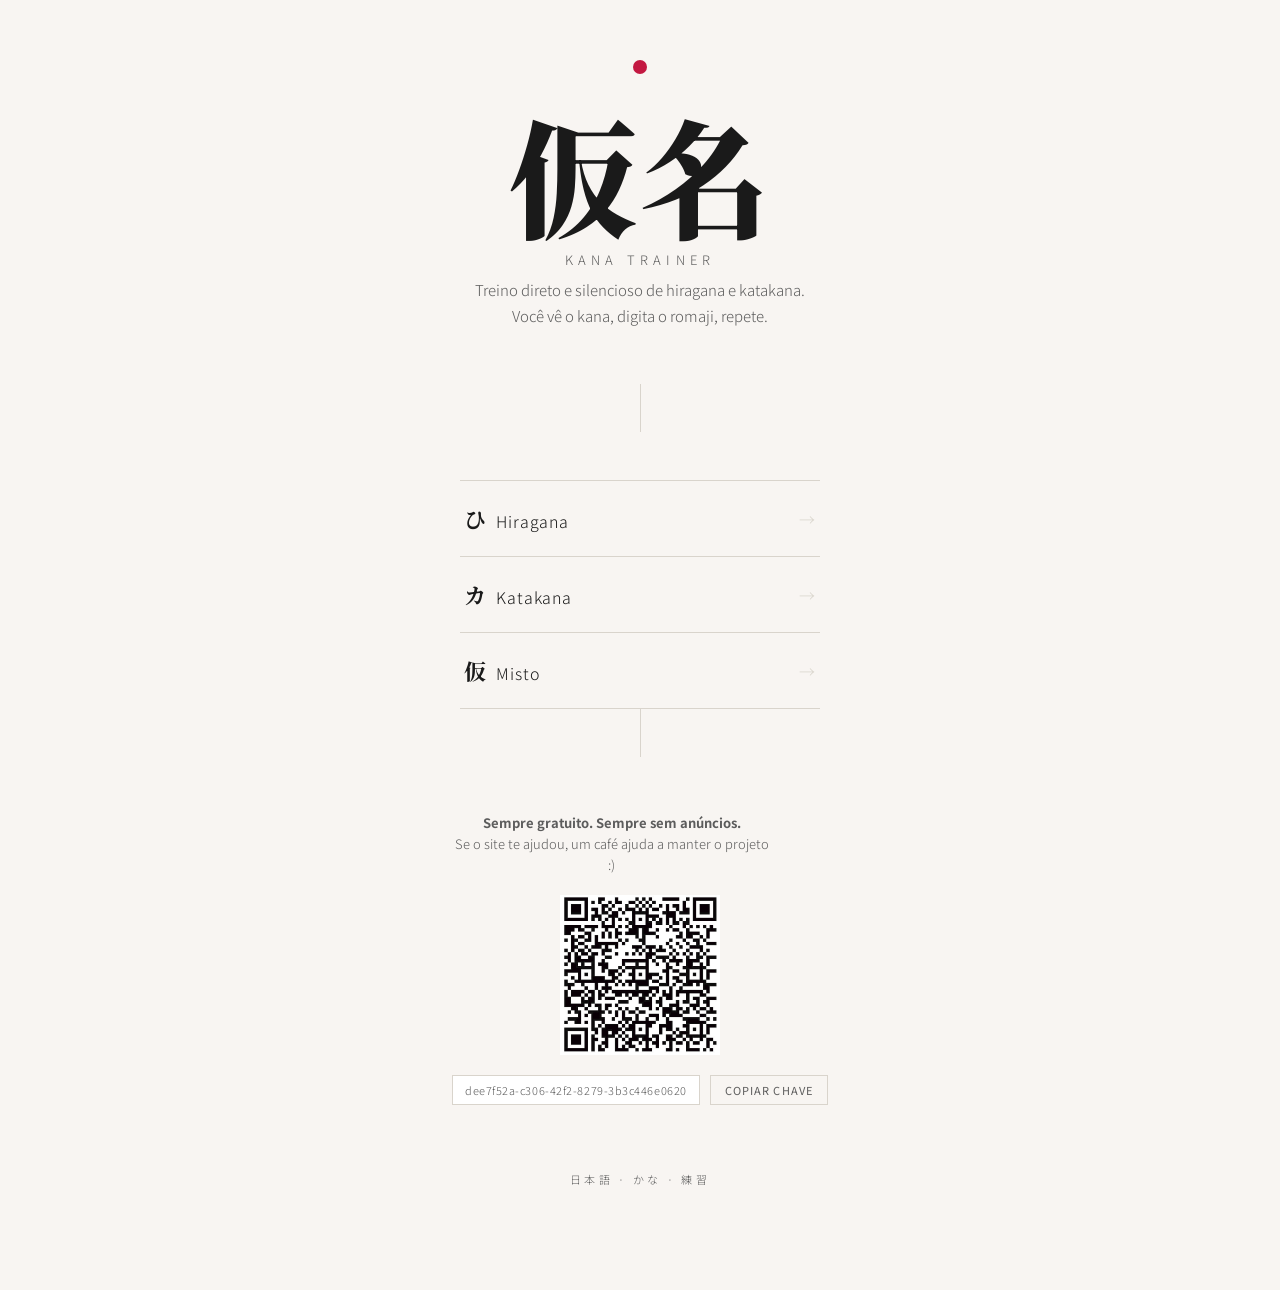
<file: index.html>
<!DOCTYPE html>
<html lang="pt-BR">
<head>
  <meta charset="UTF-8">
  <meta name="viewport" content="width=device-width, initial-scale=1.0">
  <title>仮名 — Kana Trainer</title>
  <meta name="description" content="Treino simples de hiragana e katakana. Aprenda kana digitando.">
  <link rel="stylesheet" href="assets/style.css">
</head>
<body>
  <main class="home">
    <div class="mark" aria-hidden="true"></div>

    <h1 class="brand">仮名</h1>
    <p class="brand-sub">Kana Trainer</p>
    <p class="tagline">
      Treino direto e silencioso de hiragana e katakana.<br>
      Você vê o kana, digita o romaji, repete.
    </p>

    <div class="divider" aria-hidden="true"></div>

    <nav class="menu" aria-label="Modos de treino">
      <a href="hiragana.html">
        <span><span class="jp">ひ</span>&nbsp;&nbsp;Hiragana</span>
        <span class="arrow">→</span>
      </a>
      <a href="katakana.html">
        <span><span class="jp">カ</span>&nbsp;&nbsp;Katakana</span>
        <span class="arrow">→</span>
      </a>
      <a href="misto.html">
        <span><span class="jp">仮</span>&nbsp;&nbsp;Misto</span>
        <span class="arrow">→</span>
      </a>
    </nav>

    <div class="divider" aria-hidden="true"></div>

    <section class="pix-section">
      <p class="pix-label"><strong>Sempre gratuito. Sempre sem anúncios.</strong><br>Se o site te ajudou, um café ajuda a manter o projeto :)</p>
      <img src="assets/pix-qr.png" alt="QR Code Pix" class="pix-qr">
      <div class="pix-key-wrap">
        <span id="pix-key" class="pix-key">dee7f52a-c306-42f2-8279-3b3c446e0620</span>
        <button class="pix-copy" onclick="copyPix()">Copiar chave</button>
      </div>
      <p id="pix-copied" class="pix-copied"></p>
    </section>

    <p class="footer">日本語 · かな · 練習</p>
  </main>

  <script>
    function copyPix() {
      navigator.clipboard.writeText(document.getElementById('pix-key').textContent);
      const el = document.getElementById('pix-copied');
      el.textContent = '正解 — Copiado!';
      setTimeout(() => el.textContent = '', 2000);
    }
  </script>
</body>
</html>
</file>
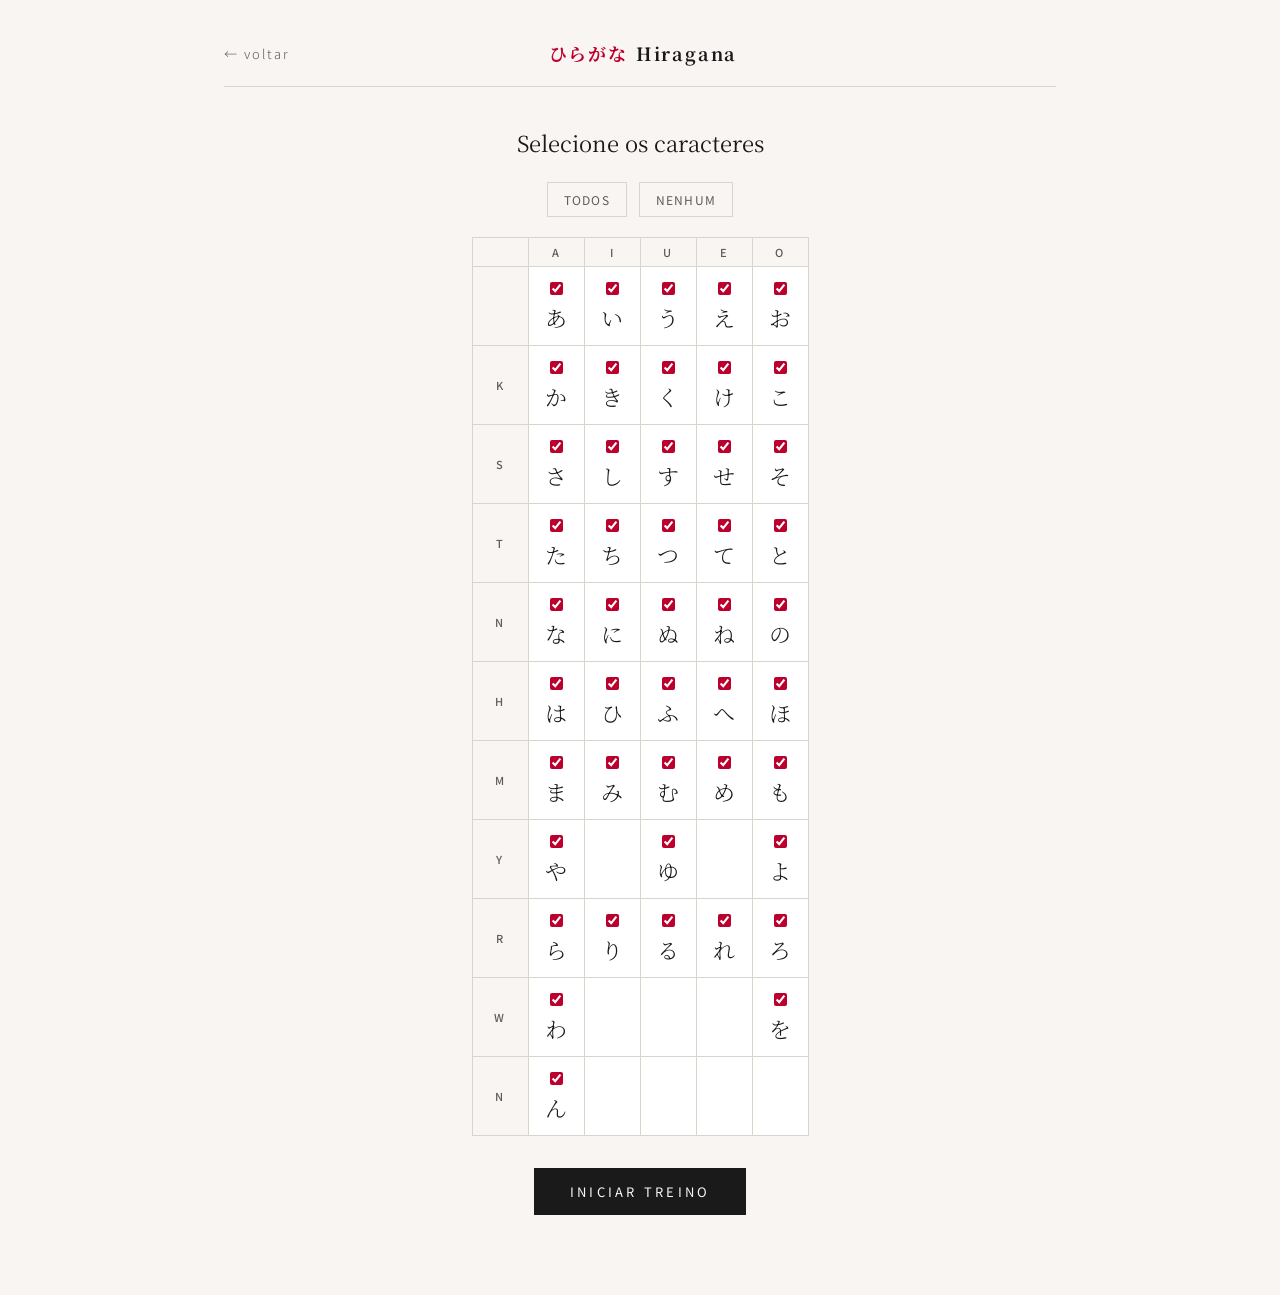
<file: hiragana.html>
<!DOCTYPE html>
<html lang="pt-BR">
<head>
  <meta charset="UTF-8">
  <meta name="viewport" content="width=device-width, initial-scale=1.0">
  <title>Hiragana — Kana Trainer</title>
  <link rel="stylesheet" href="assets/style.css">
</head>
<body>

  <aside id="stats-panel" class="stats-panel" aria-live="polite">
    <div class="stats-label">Erros</div>
    <span id="error-count" class="stats-count">0</span>
    <div id="error-list" class="stats-list"></div>
  </aside>

  <div class="page-wrap">
    <header class="topbar">
      <a href="index.html" class="back">← voltar</a>
      <div class="title"><span class="jp">ひらがな</span>Hiragana</div>
      <span style="width:60px"></span>
    </header>

    <section id="setup">
      <h2>Selecione os caracteres</h2>

      <div class="selection-controls">
        <button class="btn-mini" onclick="toggleAll('table-container', true)">Todos</button>
        <button class="btn-mini" onclick="toggleAll('table-container', false)">Nenhum</button>
      </div>

      <div id="table-container"></div>

      <div class="center">
        <button id="start-btn" class="btn-primary">Iniciar treino</button>
      </div>
    </section>

    <section id="trainer" class="trainer">
      <hr class="hr-thin">
      <div id="kana-display" class="kana-display"></div>
      <input id="answer-input" class="answer-input" placeholder="romaji…" autocomplete="off" autocapitalize="off" spellcheck="false">
      <p id="feedback" class="feedback"></p>
    </section>
  </div>

  <script src="assets/kana.js"></script>
  <script>
    const container = document.getElementById("table-container");
    buildSelectionTable(container, HIRAGANA_TABLE);

    const setupSection = document.getElementById("setup");
    const startBtn = document.getElementById("start-btn");

    createTrainer({
      source: () => [...container.querySelectorAll('input:checked')].map(x => x.value),
      displayEl: document.getElementById("kana-display"),
      inputEl:   document.getElementById("answer-input"),
      feedbackEl: document.getElementById("feedback"),
      statsEl:   document.getElementById("stats-panel"),
      countEl:   document.getElementById("error-count"),
      listEl:    document.getElementById("error-list"),
      startBtn,
      controlsToHide: [setupSection]
    });
  </script>
</body>
</html>
</file>
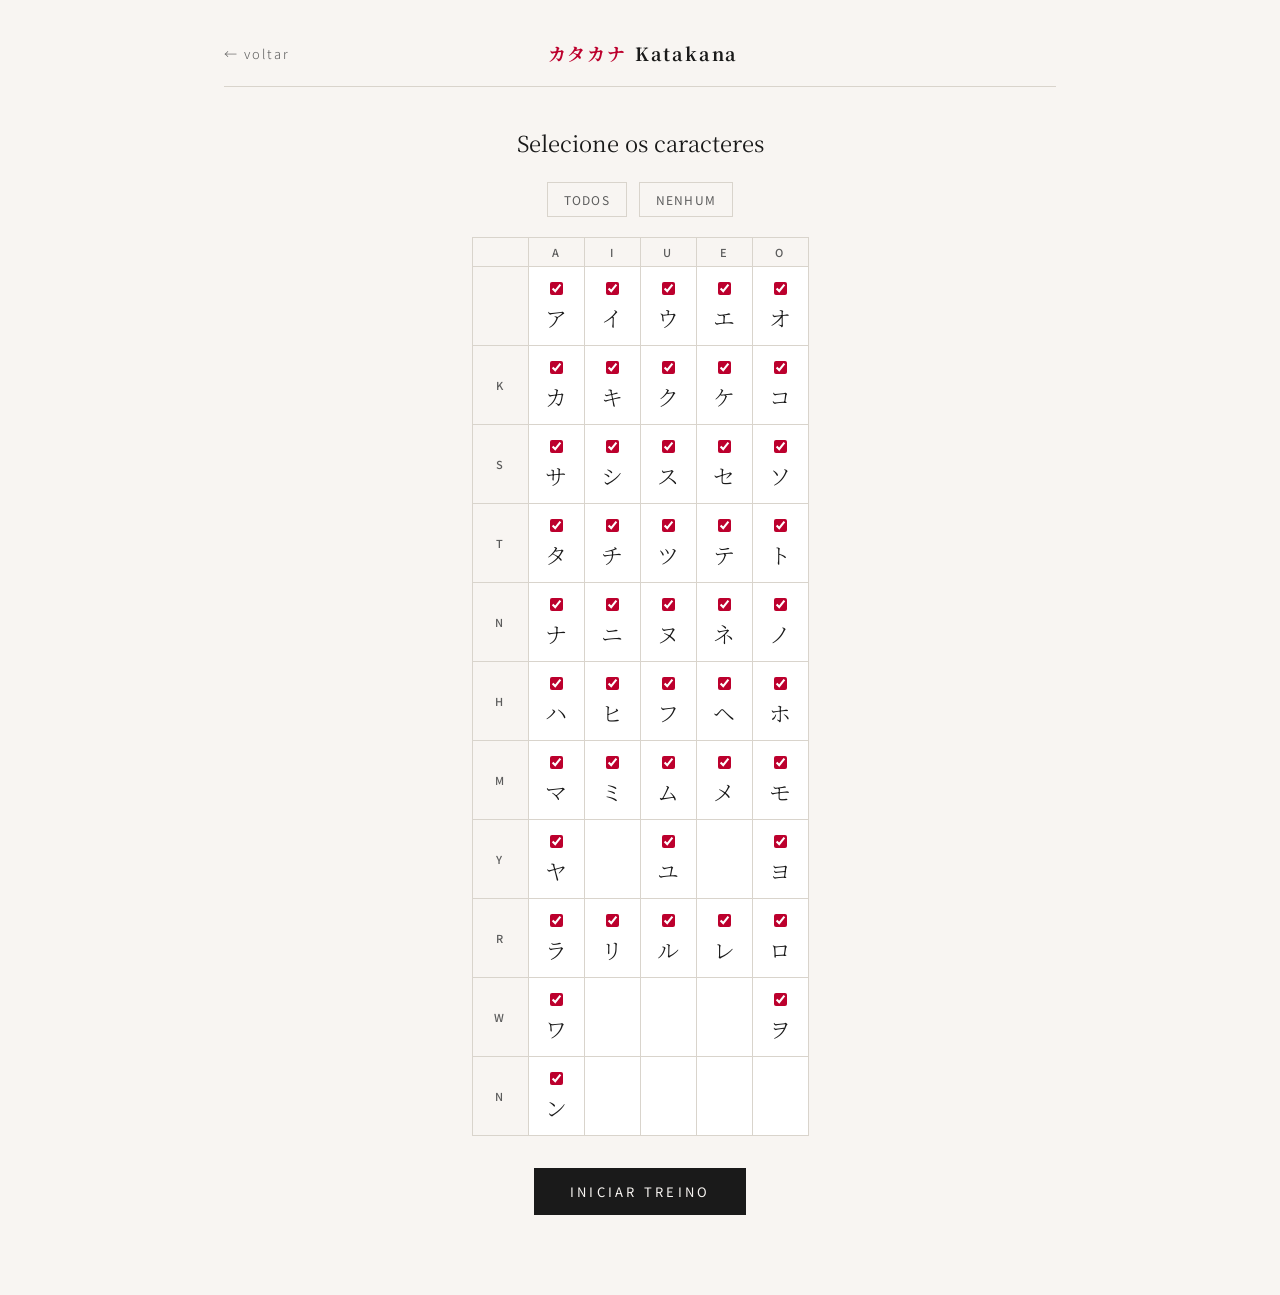
<file: katakana.html>
<!DOCTYPE html>
<html lang="pt-BR">
<head>
  <meta charset="UTF-8">
  <meta name="viewport" content="width=device-width, initial-scale=1.0">
  <title>Katakana — Kana Trainer</title>
  <link rel="stylesheet" href="assets/style.css">
</head>
<body>

  <aside id="stats-panel" class="stats-panel" aria-live="polite">
    <div class="stats-label">Erros</div>
    <span id="error-count" class="stats-count">0</span>
    <div id="error-list" class="stats-list"></div>
  </aside>

  <div class="page-wrap">
    <header class="topbar">
      <a href="index.html" class="back">← voltar</a>
      <div class="title"><span class="jp">カタカナ</span>Katakana</div>
      <span style="width:60px"></span>
    </header>

    <section id="setup">
      <h2>Selecione os caracteres</h2>

      <div class="selection-controls">
        <button class="btn-mini" onclick="toggleAll('table-container', true)">Todos</button>
        <button class="btn-mini" onclick="toggleAll('table-container', false)">Nenhum</button>
      </div>

      <div id="table-container"></div>

      <div class="center">
        <button id="start-btn" class="btn-primary">Iniciar treino</button>
      </div>
    </section>

    <section id="trainer" class="trainer">
      <hr class="hr-thin">
      <div id="kana-display" class="kana-display"></div>
      <input id="answer-input" class="answer-input" placeholder="romaji…" autocomplete="off" autocapitalize="off" spellcheck="false">
      <p id="feedback" class="feedback"></p>
    </section>
  </div>

  <script src="assets/kana.js"></script>
  <script>
    const container = document.getElementById("table-container");
    buildSelectionTable(container, KATAKANA_TABLE);

    const setupSection = document.getElementById("setup");
    const startBtn = document.getElementById("start-btn");

    createTrainer({
      source: () => [...container.querySelectorAll('input:checked')].map(x => x.value),
      displayEl: document.getElementById("kana-display"),
      inputEl:   document.getElementById("answer-input"),
      feedbackEl: document.getElementById("feedback"),
      statsEl:   document.getElementById("stats-panel"),
      countEl:   document.getElementById("error-count"),
      listEl:    document.getElementById("error-list"),
      startBtn,
      controlsToHide: [setupSection]
    });
  </script>
</body>
</html>
</file>
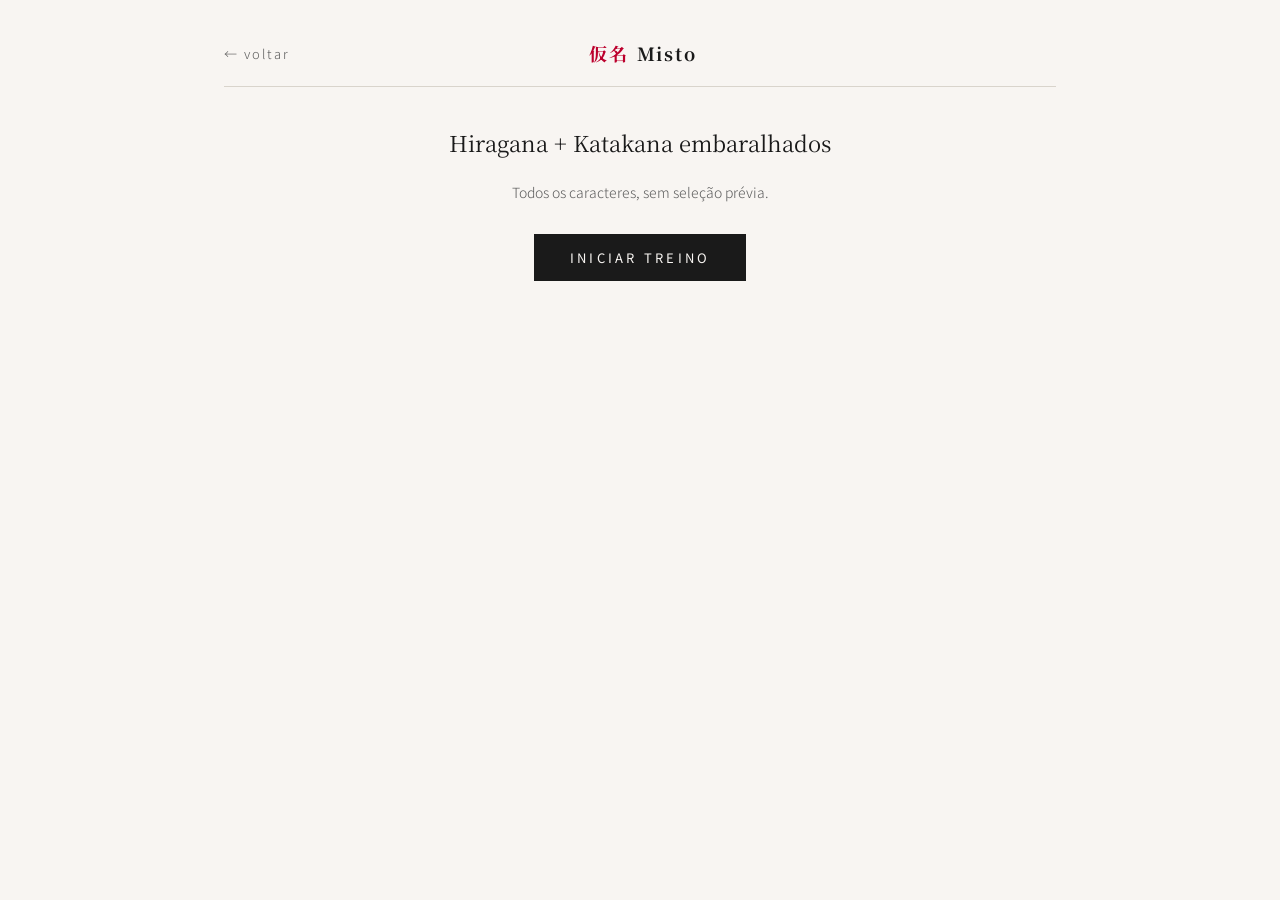
<file: misto.html>
<!DOCTYPE html>
<html lang="pt-BR">
<head>
  <meta charset="UTF-8">
  <meta name="viewport" content="width=device-width, initial-scale=1.0">
  <title>Misto — Kana Trainer</title>
  <link rel="stylesheet" href="assets/style.css">
</head>
<body>

  <aside id="stats-panel" class="stats-panel" aria-live="polite">
    <div class="stats-label">Erros</div>
    <span id="error-count" class="stats-count">0</span>
    <div id="error-list" class="stats-list"></div>
  </aside>

  <div class="page-wrap">
    <header class="topbar">
      <a href="index.html" class="back">← voltar</a>
      <div class="title"><span class="jp">仮名</span>Misto</div>
      <span style="width:60px"></span>
    </header>

    <section id="setup">
      <h2>Hiragana + Katakana embaralhados</h2>
      <p style="text-align:center; color:var(--ink-soft); font-size:14px; margin-bottom:32px;">
        Todos os caracteres, sem seleção prévia.
      </p>
      <div class="center">
        <button id="start-btn" class="btn-primary">Iniciar treino</button>
      </div>
    </section>

    <section id="trainer" class="trainer">
      <hr class="hr-thin">
      <div id="kana-display" class="kana-display"></div>
      <input id="answer-input" class="answer-input" placeholder="romaji…" autocomplete="off" autocapitalize="off" spellcheck="false">
      <p id="feedback" class="feedback"></p>
    </section>
  </div>

  <script src="assets/kana.js"></script>
  <script>
    const setupSection = document.getElementById("setup");
    const startBtn = document.getElementById("start-btn");

    createTrainer({
      source: () => [...ALL_KANA],
      displayEl: document.getElementById("kana-display"),
      inputEl:   document.getElementById("answer-input"),
      feedbackEl: document.getElementById("feedback"),
      statsEl:   document.getElementById("stats-panel"),
      countEl:   document.getElementById("error-count"),
      listEl:    document.getElementById("error-list"),
      startBtn,
      controlsToHide: [setupSection]
    });
  </script>
</body>
</html>
</file>
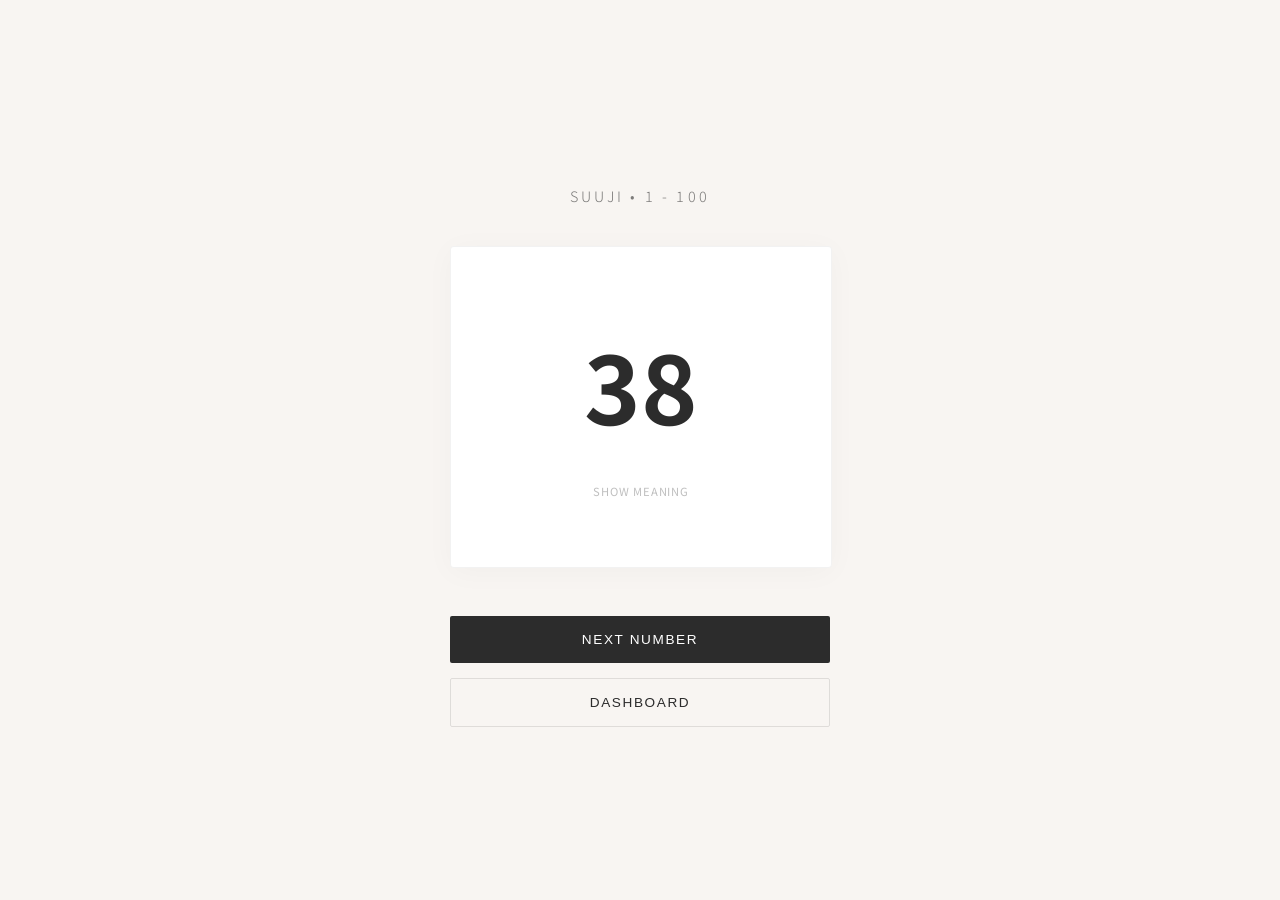
<file: numeros.html>
<!DOCTYPE html>
<html lang="pt-br">
<head>
    <meta charset="UTF-8">
    <meta name="viewport" content="width=device-width, initial-scale=1.0">
    <title>Suuji - Números</title>
    <style>
        @import url('https://fonts.googleapis.com/css2?family=Noto+Sans+JP:wght@300;500;700&family=Noto+Serif+JP:wght@900&display=swap');

        :root {
            --bg: #f8f5f2; /* Off-white papel */
            --ink: #2c2c2c; /* Cinza nanquim */
            --accent: #bc002d; /* Vermelho Hinomaru */
            --card-bg: #ffffff;
        }

        body {
            background-color: var(--bg);
            color: var(--ink);
            display: flex;
            justify-content: center;
            align-items: center;
            min-height: 100vh;
            margin: 0;
            font-family: 'Noto Sans JP', sans-serif;
            -webkit-font-smoothing: antialiased;
        }

        .container { 
            text-align: center; 
            width: 100%; 
            max-width: 380px; 
            padding: 20px;
        }

        h2 { 
            font-weight: 300; 
            letter-spacing: 0.2rem; 
            text-transform: uppercase; 
            font-size: 0.9rem;
            margin-bottom: 40px;
            color: var(--ink);
            opacity: 0.6;
        }

        /* O Flashcard */
        .flashcard-wrapper {
            perspective: 1200px;
            width: 100%;
            height: 320px;
            cursor: pointer;
        }

        .flashcard {
            position: relative;
            width: 100%;
            height: 100%;
            transition: transform 0.7s cubic-bezier(0.4, 0, 0.2, 1);
            transform-style: preserve-3d;
        }

        .flashcard.flipped { transform: rotateY(180deg); }

        .front, .back {
            position: absolute;
            width: 100%;
            height: 100%;
            backface-visibility: hidden;
            display: flex;
            flex-direction: column;
            justify-content: center;
            align-items: center;
            border-radius: 4px; /* Menos arredondado = mais sofisticado */
            background: var(--card-bg);
            box-shadow: 0 4px 30px rgba(0,0,0,0.03);
            border: 1px solid rgba(0,0,0,0.05);
        }

        .back { 
            transform: rotateY(180deg); 
            background-color: var(--card-bg);
        }

        /* Estilo dos Números */
        #num-display { 
            font-family: 'Noto Sans JP', sans-serif;
            font-weight: 700;
            font-size: 6rem; 
            margin: 0; 
            color: var(--ink);
        }

        #txt-kanji { 
            font-family: 'Noto Serif JP', serif;
            font-size: 5rem; 
            color: var(--accent);
            line-height: 1;
        }

        #txt-romaji { 
            font-size: 1.2rem; 
            margin-top: 15px; 
            letter-spacing: 0.3rem;
            text-transform: uppercase;
            opacity: 0.5;
        }

        /* Botões */
        .nav-buttons { 
            margin-top: 50px; 
            display: flex;
            flex-direction: column;
            gap: 15px;
        }

        button {
            background-color: var(--ink);
            color: white;
            border: none;
            padding: 16px 32px;
            font-size: 0.85rem;
            letter-spacing: 0.1rem;
            text-transform: uppercase;
            cursor: pointer;
            transition: 0.3s;
            border-radius: 2px;
        }

        button:hover {
            opacity: 0.9;
            letter-spacing: 0.15rem;
        }

        .btn-secondary {
            background: transparent;
            color: var(--ink);
            border: 1px solid rgba(0,0,0,0.1);
        }

        small {
            font-size: 0.7rem;
            letter-spacing: 0.05rem;
            text-transform: uppercase;
            opacity: 0.3;
            margin-top: 30px;
        }
    </style>
</head>
<body>

    <div class="container">
        <h2>Suuji • 1 - 100</h2>
        
        <div class="flashcard-wrapper" onclick="this.querySelector('.flashcard').classList.toggle('flipped')">
            <div class="flashcard" id="card">
                <div class="front">
                    <h1 id="num-display">1</h1>
                    <small>Show Meaning</small>
                </div>
                <div class="back">
                    <div id="txt-kanji">一</div>
                    <div id="txt-romaji">Ichi</div>
                    <small>Back</small>
                </div>
            </div>
        </div>
        
        <div class="nav-buttons">
            <button onclick="gerarNovoNumero()">Next Number</button>
            <button class="btn-secondary" onclick="window.location.href='index.html'">Dashboard</button>
        </div>
    </div>

    <script>
        const kanjiNumeros = { 0: "", 1: "一", 2: "二", 3: "三", 4: "四", 5: "五", 6: "六", 7: "七", 8: "八", 9: "九", 10: "十" };
        const romajiNumeros = { 0: "", 1: "ichi", 2: "ni", 3: "san", 4: "yon", 5: "go", 6: "roku", 7: "nana", 8: "hachi", 9: "kyuu", 10: "juu" };

        function converterParaJapones(n) {
            if (n === 100) return { kanji: "百", romaji: "hyaku" };
            let dezenas = Math.floor(n / 10);
            let unidades = n % 10;
            let k = ""; let r = "";

            if (dezenas > 0) {
                if (dezenas > 1) { k += kanjiNumeros[dezenas]; r += romajiNumeros[dezenas]; }
                k += kanjiNumeros[10]; r += (r ? "" : "") + "juu";
            }
            if (unidades > 0) {
                k += kanjiNumeros[unidades];
                r += (dezenas > 0 ? "-" : "") + romajiNumeros[unidades];
            }
            return { kanji: k, romaji: r };
        }

        function gerarNovoNumero() {
            const card = document.getElementById('card');
            card.classList.remove('flipped');

            setTimeout(() => {
                const num = Math.floor(Math.random() * 100) + 1;
                const info = converterParaJapones(num);
                document.getElementById('num-display').innerText = num;
                document.getElementById('txt-kanji').innerText = info.kanji;
                document.getElementById('txt-romaji').innerText = info.romaji;
            }, 200);
        }

        gerarNovoNumero();
    </script>
</body>
</html>
</file>
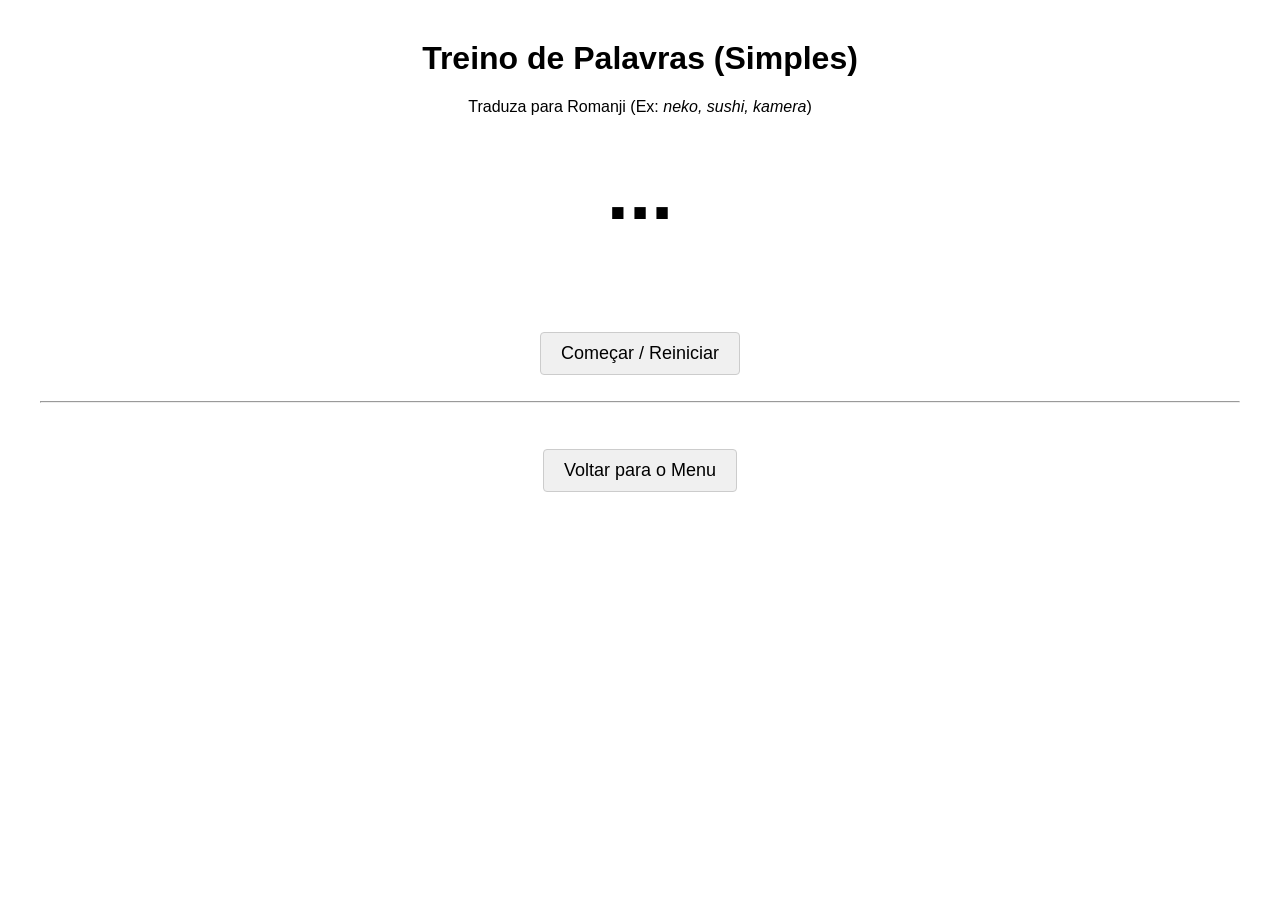
<file: palavras.html>
<!DOCTYPE html>
<html lang="pt-BR">
<head>
  <meta charset="UTF-8">
  <title>Treino de Palavras</title>
  <style>
    /* --- MESMO CSS DO SEU ORIGINAL (Para manter o padrão) --- */
    body { font-family: sans-serif; text-align: center; margin: 40px; }
    
    /* Ajuste para palavras: Fonte menor que o kana isolado (80px vs 120px) */
    .kana-word { 
      font-size: 80px; 
      font-weight: bold;
      margin: 30px 0; 
      display: block;
      word-wrap: break-word;
    }

    input {
      display: block;      
      margin: 10px auto;   
      text-align: center;  
      width: 200px;        
      padding: 10px;
      font-size: 18px;
    }

    button {
      font-size: 18px;
      padding: 10px 20px;
      cursor: pointer;
      margin-top: 20px;
      background-color: #f0f0f0;
      border: 1px solid #ccc;
      border-radius: 4px;
    }
    button:hover { background-color: #e0e0e0; }

    #feedback { font-size: 20px; margin-top: 10px; height: 24px; font-weight: bold; }
    
    /* Painel de Erros (Igual ao original) */
    .error-panel {
      position: fixed; right: 20px; top: 20px;
      width: 150px; padding: 15px;
      background: #fff; border: 2px solid #d32f2f;
      border-radius: 8px; text-align: center;
      display: none; box-shadow: 0 4px 6px rgba(0,0,0,0.1);
    }
    .error-title { color: #d32f2f; font-weight: bold; font-size: 14px; text-transform: uppercase; }
    .error-count { font-size: 40px; font-weight: bold; color: #d32f2f; display: block; }
    .error-list { font-size: 18px; color: #333; margin-top: 5px; word-wrap: break-word; }
  </style>
</head>
<body>

  <div id="stats-panel" class="error-panel">
    <div class="error-title">Erros</div>
    <span id="global-error-count" class="error-count">0</span>
    <div class="error-title" style="border-top:1px solid #eee; margin-top:5px;">Palavras:</div>
    <div id="global-error-list" class="error-list"></div>
  </div>

  <h1>Treino de Palavras (Simples)</h1>
  <p>Traduza para Romanji (Ex: <em>neko, sushi, kamera</em>)</p>
  
  <div id="game-area">
    <div class="kana-word" id="word-display">...</div>
    <input id="answer-input" placeholder="Digite em romanji..." autocomplete="off">
    <p id="feedback"></p>
    
    <button id="btn-start" onclick="startGame()">Começar / Reiniciar</button>
  </div>

  <br><hr><br>
  <button onclick="window.location.href='index.html'">Voltar para o Menu</button>

<script>
// --- LISTA DE PALAVRAS (Pode adicionar mais aqui, meu consagrado) ---
const WORDS = [
  { jp: "ねこ", romaji: "neko" },       // Gato
  { jp: "いぬ", romaji: "inu" },        // Cachorro
  { jp: "やま", romaji: "yama" },       // Montanha
  { jp: "みず", romaji: "mizu" },       // Água
  { jp: "さくら", romaji: "sakura" },   // Cerejeira
  { jp: "すし", romaji: "sushi" },      // Sushi
  { jp: "くるま", romaji: "kuruma" },   // Carro
  { jp: "カメラ", romaji: "kamera" },   // Câmera (Kata)
  { jp: "バス", romaji: "basu" },       // Ônibus (Kata)
  { jp: "パン", romaji: "pan" },        // Pão (Kata)
  { jp: "トイレ", romaji: "toire" },    // Banheiro (Kata)
  { jp: "ホテル", romaji: "hoteru" },   // Hotel (Kata)
  { jp: "シャツ", romaji: "shatsu" },   // Camisa (Kata)
  { jp: "テスト", romaji: "tesuto" },   // Teste (Kata)
  { jp: "クラス", romaji: "kurasu" },   // Classe (Kata)
  { jp: "ごはん", romaji: "gohan" },    // Arroz
  { jp: "えき", romaji: "eki" }         // Estação
];

let gameList = [];
let currentIndex = 0;
let errorCount = 0;
let errorList = [];

// --- Função de Embaralhar ---
function shuffle(array) {
  for (let i = array.length - 1; i > 0; i--) {
    const j = Math.floor(Math.random() * (i + 1));
    [array[i], array[j]] = [array[j], array[i]];
  }
  return array;
}

// --- Iniciar Jogo ---
function startGame() {
  gameList = shuffle([...WORDS]); // Clona e mistura
  currentIndex = 0;
  
  // Reseta erros
  errorCount = 0;
  errorList = [];
  updateErrorPanel();
  document.getElementById("stats-panel").style.display = "block";

  showWord();
}

// --- Mostrar Palavra ---
function showWord() {
  if (currentIndex >= gameList.length) {
    document.getElementById("word-display").textContent = "Fim!";
    document.getElementById("feedback").textContent = "🎉 Parabéns, acabou!";
    document.getElementById("answer-input").style.display = "none";
    return;
  }

  const currentItem = gameList[currentIndex];
  document.getElementById("word-display").textContent = currentItem.jp;
  
  const input = document.getElementById("answer-input");
  input.style.display = "block";
  input.value = "";
  input.focus();
  document.getElementById("feedback").textContent = "";
}

// --- Verificar Resposta ---
document.getElementById("answer-input").addEventListener("keyup", function(e) {
  if (e.key !== "Enter") return;

  const typed = e.target.value.trim().toLowerCase();
  const correct = gameList[currentIndex].romaji;

  if (typed === correct) {
    // Acertou
    document.getElementById("feedback").textContent = "✔️ Correto!";
    document.getElementById("feedback").style.color = "green";
    
    currentIndex++;
    setTimeout(showWord, 600); // Espera um pouquinho pra mudar
  } else {
    // Errou
    document.getElementById("feedback").textContent = "❌ Errado! Tente de novo.";
    document.getElementById("feedback").style.color = "red";
    e.target.value = ""; // Limpa pra tentar de novo
    
    // Registra erro (só se ainda não registrou essa palavra nesta rodada)
    // Mas a logica simples aqui é registrar toda vez que erra
    registerError(gameList[currentIndex].jp);
  }
});

// --- Painel de Erros ---
function registerError(word) {
  errorCount++;
  // Adiciona na lista se não estiver repetido visualmente, ou sempre adiciona, vc decide.
  // Vou deixar simples: adiciona na lista visual
  errorList.push(word);
  updateErrorPanel();
}

function updateErrorPanel() {
  document.getElementById("global-error-count").textContent = errorCount;
  // Mostra apenas as ultimas 5 palavras erradas pra não quebrar o layout se errar muito
  const displayList = errorList.slice(-5).join(", "); 
  document.getElementById("global-error-list").textContent = displayList + (errorList.length > 5 ? "..." : "");
}

// Começa com o campo escondido até apertar o botão
document.getElementById("answer-input").style.display = "none";

</script>
</body>
</html>
</file>
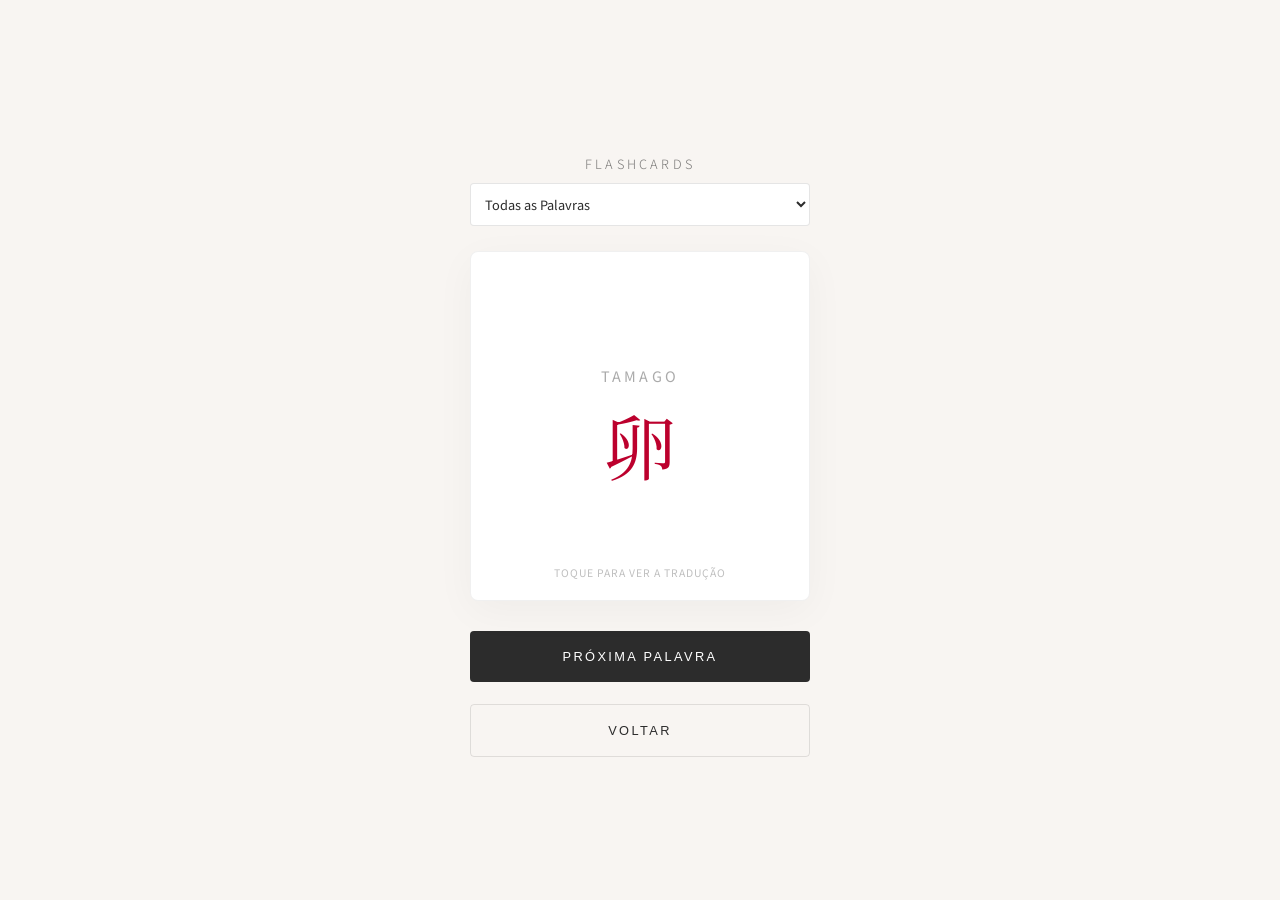
<file: vocabulario.html>
<!DOCTYPE html>
<html lang="pt-br">
<head>
    <meta charset="UTF-8">
    <meta name="viewport" content="width=device-width, initial-scale=1.0">
    <title>Flashcards de Japonês</title>
    <style>
        @import url('https://fonts.googleapis.com/css2?family=Noto+Sans+JP:wght@300;500;700&family=Noto+Serif+JP:wght@900&display=swap');

        :root {
            --bg: #f8f5f2;
            --ink: #2c2c2c;
            --accent: #bc002d;
            --card-bg: #ffffff;
        }

        body {
            background-color: var(--bg);
            color: var(--ink);
            display: flex;
            justify-content: center;
            align-items: center;
            min-height: 100vh;
            margin: 0;
            font-family: 'Noto Sans JP', sans-serif;
            -webkit-font-smoothing: antialiased;
        }

        .container { 
            text-align: center; 
            width: 100%; 
            max-width: 380px; 
            padding: 20px;
            box-sizing: border-box;
        }

        h2 { 
            font-weight: 300; 
            letter-spacing: 0.2rem; 
            text-transform: uppercase; 
            font-size: 0.8rem;
            margin-bottom: 10px;
            opacity: 0.6;
        }

        /* Novo Estilo para o Seletor de Aula */
        .filter-container {
            margin-bottom: 25px;
        }

        select {
            width: 100%;
            padding: 10px;
            border-radius: 4px;
            border: 1px solid rgba(0,0,0,0.1);
            background: white;
            font-family: 'Noto Sans JP', sans-serif;
            font-size: 0.8rem;
            color: var(--ink);
            outline: none;
            cursor: pointer;
        }

        .flashcard-wrapper {
            perspective: 1200px;
            width: 100%;
            height: 350px;
            cursor: pointer;
        }

        .flashcard {
            position: relative;
            width: 100%;
            height: 100%;
            transition: transform 0.6s cubic-bezier(0.4, 0, 0.2, 1);
            transform-style: preserve-3d;
        }

        .flashcard.flipped { transform: rotateY(180deg); }

        .front, .back {
            position: absolute;
            width: 100%;
            height: 100%;
            backface-visibility: hidden;
            display: flex;
            flex-direction: column;
            justify-content: center;
            align-items: center;
            border-radius: 8px;
            background: var(--card-bg);
            box-shadow: 0 10px 40px rgba(0,0,0,0.04);
            border: 1px solid rgba(0,0,0,0.06);
            padding: 20px;
            box-sizing: border-box;
            overflow: hidden;
        }

        .back { transform: rotateY(180deg); }

        #txt-kanji { 
            font-family: 'Noto Serif JP', serif;
            font-size: 4.5rem;
            color: var(--accent);
            line-height: 1.2;
            margin: 0;
            transition: font-size 0.3s ease;
            word-wrap: break-word;
            max-width: 100%;
        }

        #txt-kanji.medium { font-size: 2.8rem; }
        #txt-kanji.small { font-size: 1.8rem; }

        #txt-romaji { 
            font-size: 0.9rem; 
            margin-bottom: 15px; 
            letter-spacing: 0.2rem;
            text-transform: uppercase;
            opacity: 0.4;
            word-break: break-all;
        }

        #txt-traducao {
            font-size: 2rem;
            font-weight: 500;
            line-height: 1.3;
            transition: font-size 0.3s ease;
        }

        #txt-traducao.medium { font-size: 1.4rem; }
        #txt-traducao.small { font-size: 1.1rem; }

        .hint {
            font-size: 0.65rem;
            opacity: 0.3;
            position: absolute;
            bottom: 20px;
            text-transform: uppercase;
            letter-spacing: 1px;
        }

        .nav-buttons { 
            margin-top: 30px; 
            display: flex;
            flex-direction: column;
            gap: 12px;
        }

        button {
            background-color: var(--ink);
            color: white;
            border: none;
            padding: 18px;
            width: 100%;
            font-size: 0.8rem;
            letter-spacing: 0.15rem;
            text-transform: uppercase;
            cursor: pointer;
            transition: 0.3s;
            border-radius: 4px;
        }

        button:hover { opacity: 0.9; background: #000; }

        .btn-voltar {
            background: transparent;
            color: var(--ink);
            border: 1px solid rgba(0,0,0,0.1);
            margin-top: 10px;
        }
    </style>
</head>
<body>

    <div class="container">
        <h2>Flashcards</h2>

        <div class="filter-container">
            <select id="aula-select">
                <option value="todos">Todas as Palavras</option>
                <option value="0">Vocabulário Geral (1-87)</option>
                <option value="4">Aula 4 - Família</option>
                <option value="5">Aula 5 - Comida</option>
                <option value="6">Aula 6 - Restaurante</option>
            </select>
        </div>
        
        <div class="flashcard-wrapper" onclick="document.getElementById('card').classList.toggle('flipped')">
            <div class="flashcard" id="card">
                <div class="front">
                    <div id="txt-romaji">---</div>
                    <div id="txt-kanji">---</div>
                    <span class="hint">Toque para ver a tradução</span>
                </div>
                <div class="back">
                    <div id="txt-traducao">---</div>
                    <span class="hint">Toque para voltar</span>
                </div>
            </div>
        </div>
        
        <div class="nav-buttons">
            <button id="next-btn">Próxima Palavra</button>
            <button class="btn-voltar" onclick="window.history.back()">Voltar</button>
        </div>
    </div>

    <script>
        let todosOsDados = []; 
        let flashcardsFiltrados = [];
        let indexAtual = 0;

        const cardElement = document.getElementById('card');
        const txtRomanji = document.getElementById('txt-romaji');
        const txtKanji = document.getElementById('txt-kanji');
        const txtTraducao = document.getElementById('txt-traducao');
        const nextBtn = document.getElementById('next-btn');
        const aulaSelect = document.getElementById('aula-select');

        async function carregarDados() {
            try {
                const response = await fetch('dados.json');
                todosOsDados = await response.json();
                filtrarPalavras(); 
            } catch (erro) {
                console.error("Erro:", erro);
                txtKanji.innerText = "Erro ao carregar";
                txtKanji.style.fontSize = "1rem";
            }
        }

        function filtrarPalavras() {
            const aulaSelecionada = aulaSelect.value;
            
            flashcardsFiltrados = todosOsDados.filter(item => {
                if (item.is_deleted) return false;
                
                // Opção TODAS
                if (aulaSelecionada === "todos") return true;
                
                // Opção GERAL (1-87)
                if (aulaSelecionada === "0") {
                    return !item.aula || item.aula === 0;
                }
                
                // Opção AULA ESPECÍFICA (4 ou 5)
                return item.aula == aulaSelecionada;
            });

            // Embaralha
            flashcardsFiltrados.sort(() => Math.random() - 0.5);
            
            indexAtual = 0;
            exibirCard();
        }

        function exibirCard() {
            if (flashcardsFiltrados.length === 0) {
                txtRomanji.innerText = "";
                txtKanji.innerText = "Vazio";
                txtTraducao.innerText = "Nenhuma palavra nesta aula.";
                return;
            }

            cardElement.classList.remove('flipped');

            setTimeout(() => {
                const item = flashcardsFiltrados[indexAtual];
                const kanjiText = item['hiragana/kanji'] || "";
                const tradText = item.tradução || "";

                txtKanji.classList.remove('medium', 'small');
                if (kanjiText.length > 12) txtKanji.classList.add('small');
                else if (kanjiText.length > 6) txtKanji.classList.add('medium');

                txtTraducao.classList.remove('medium', 'small');
                if (tradText.length > 50) txtTraducao.classList.add('small');
                else if (tradText.length > 20) txtTraducao.classList.add('medium');

                txtRomanji.innerText = item.romanji;
                txtKanji.innerText = kanjiText;
                txtTraducao.innerText = tradText;
            }, 150);
        }

        // Eventos
        nextBtn.addEventListener('click', (e) => {
            e.stopPropagation(); 
            if (flashcardsFiltrados.length > 0) {
                indexAtual = (indexAtual + 1) % flashcardsFiltrados.length;
                exibirCard();
            }
        });

        aulaSelect.addEventListener('change', filtrarPalavras);

        carregarDados();
    </script>
</body>
</html>
</file>
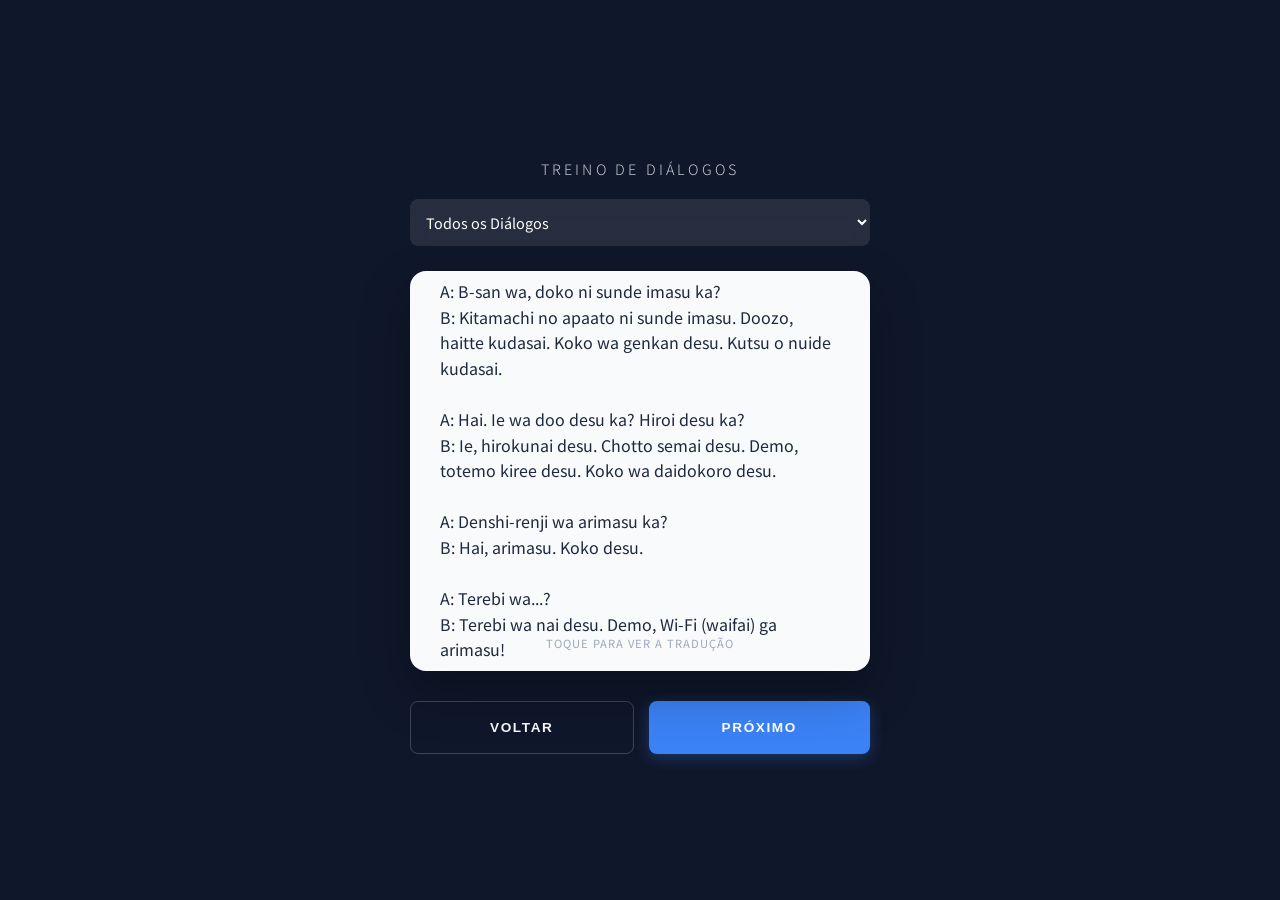
<file: unused/dialogos.html>
<!DOCTYPE html>
<html lang="pt-br">
<head>
    <meta charset="UTF-8">
    <meta name="viewport" content="width=device-width, initial-scale=1.0">
    <title>Flashcards de Diálogos</title>
    <style>
        @import url('https://fonts.googleapis.com/css2?family=Noto+Sans+JP:wght@300;400;500;700&display=swap');

        :root {
            --bg-color: #0f172a; /* Azul meia-noite escuro */
            --text-main: #1e293b;
            --text-muted: #64748b;
            --accent: #3b82f6;
            --card-bg: #f8fafc;
        }

        body {
            background-color: var(--bg-color);
            color: var(--text-main);
            display: flex;
            justify-content: center;
            align-items: center;
            min-height: 100vh;
            margin: 0;
            font-family: 'Noto Sans JP', sans-serif;
            -webkit-font-smoothing: antialiased;
        }

        .container { 
            text-align: center; 
            width: 100%; 
            max-width: 500px; /* Mais largo para diálogos */
            padding: 20px;
            box-sizing: border-box;
        }

        h2 { 
            font-weight: 300; 
            letter-spacing: 0.2rem; 
            text-transform: uppercase; 
            font-size: 0.9rem;
            margin-bottom: 20px;
            color: #f1f5f9;
            opacity: 0.8;
        }

        .filter-container {
            margin-bottom: 25px;
        }

        select {
            width: 100%;
            padding: 12px;
            border-radius: 8px;
            border: none;
            background: rgba(255, 255, 255, 0.1);
            color: #fff;
            font-family: 'Noto Sans JP', sans-serif;
            font-size: 0.9rem;
            outline: none;
            cursor: pointer;
            backdrop-filter: blur(10px);
        }

        select option {
            color: var(--text-main);
            background: var(--card-bg);
        }

        .flashcard-wrapper {
            perspective: 1500px;
            width: 100%;
            height: 400px; /* Mais alto para caber os textos */
            cursor: pointer;
            margin-bottom: 30px;
        }

        .flashcard {
            position: relative;
            width: 100%;
            height: 100%;
            transition: transform 0.6s cubic-bezier(0.4, 0, 0.2, 1);
            transform-style: preserve-3d;
        }

        .flashcard.flipped { transform: rotateY(180deg); }

        .front, .back {
            position: absolute;
            width: 100%;
            height: 100%;
            backface-visibility: hidden;
            display: flex;
            flex-direction: column;
            justify-content: center;
            align-items: center;
            border-radius: 16px;
            background: var(--card-bg);
            box-shadow: 0 20px 50px rgba(0,0,0,0.3);
            padding: 40px 30px;
            box-sizing: border-box;
            overflow-y: auto; /* Permite rolar se o texto for gigante */
        }

        /* Esconde a barra de rolagem mas mantém a funcionalidade */
        .front::-webkit-scrollbar, .back::-webkit-scrollbar { display: none; }
        .front, .back { -ms-overflow-style: none; scrollbar-width: none; }

        .back { 
            transform: rotateY(180deg); 
            background: #ffffff;
        }

        .dialogo-texto { 
            font-size: 1.4rem;
            font-weight: 400;
            line-height: 1.6;
            color: var(--text-main);
            text-align: left;
            width: 100%;
            white-space: pre-wrap; /* Mágica para quebras de linha funcionarem */
            margin: 0;
            transition: font-size 0.3s ease;
        }

        .dialogo-texto.medium { font-size: 1.2rem; }
        .dialogo-texto.small { font-size: 1rem; }

        .badge {
            background-color: var(--accent);
            color: white;
            padding: 4px 12px;
            border-radius: 20px;
            font-size: 0.7rem;
            font-weight: 700;
            letter-spacing: 0.1rem;
            text-transform: uppercase;
            position: absolute;
            top: 20px;
            left: 20px;
        }

        .hint {
            font-size: 0.7rem;
            color: var(--text-muted);
            opacity: 0.6;
            position: absolute;
            bottom: 20px;
            text-transform: uppercase;
            letter-spacing: 1px;
            text-align: center;
            width: 100%;
            left: 0;
        }

        .nav-buttons { 
            display: flex;
            gap: 15px;
        }

        button {
            flex: 1;
            background-color: var(--accent);
            color: white;
            border: none;
            padding: 18px;
            font-size: 0.85rem;
            font-weight: 700;
            letter-spacing: 0.1rem;
            text-transform: uppercase;
            cursor: pointer;
            transition: all 0.3s ease;
            border-radius: 8px;
            box-shadow: 0 4px 15px rgba(59, 130, 246, 0.3);
        }

        button:hover { 
            background-color: #2563eb; 
            transform: translateY(-2px);
        }

        .btn-voltar {
            background: transparent;
            color: #f8fafc;
            border: 1px solid rgba(255,255,255,0.2);
            box-shadow: none;
        }

        .btn-voltar:hover {
            background: rgba(255,255,255,0.1);
            transform: translateY(0);
        }
    </style>
</head>
<body>

    <div class="container">
        <h2>Treino de Diálogos</h2>

        <div class="filter-container">
            <select id="aula-select">
                <option value="todos">Todos os Diálogos</option>
                <option value="6">Aula 6 - Restaurante / Izakaya</option>
                <option value="7">Aula 7 - Moradia</option>
            </select>
        </div>
        
        <div class="flashcard-wrapper" onclick="document.getElementById('card').classList.toggle('flipped')">
            <div class="flashcard" id="card">
                <div class="front">
                    <!-- <span class="badge">Romaji</span> -->
                    <div id="txt-romaji" class="dialogo-texto">Carregando...</div>
                    <span class="hint">Toque para ver a tradução</span>
                </div>
                <div class="back">
                    <span class="badge" style="background-color: #10b981;">Português</span>
                    <div id="txt-traducao" class="dialogo-texto">Carregando...</div>
                    <span class="hint">Toque para voltar</span>
                </div>
            </div>
        </div>
        
        <div class="nav-buttons">
            <button class="btn-voltar" onclick="window.history.back()">Voltar</button>
            <button id="next-btn">Próximo</button>
        </div>
    </div>

    <script>
        let todosOsDialogos = []; 
        let dialogosFiltrados = [];
        let indexAtual = 0;

        const cardElement = document.getElementById('card');
        const txtRomaji = document.getElementById('txt-romaji');
        const txtTraducao = document.getElementById('txt-traducao');
        const nextBtn = document.getElementById('next-btn');
        const aulaSelect = document.getElementById('aula-select');

        async function carregarDados() {
            try {
                // Consumindo o novo arquivo JSON
                const response = await fetch('dialogos.json');
                todosOsDialogos = await response.json();
                filtrarDialogos(); 
            } catch (erro) {
                console.error("Erro:", erro);
                txtRomaji.innerText = "Erro ao carregar o arquivo dialogos.json";
                txtRomaji.style.textAlign = "center";
            }
        }

        function filtrarDialogos() {
            const aulaSelecionada = aulaSelect.value;
            
            dialogosFiltrados = todosOsDialogos.filter(item => {
                if (item.is_deleted) return false;
                if (aulaSelecionada === "todos") return true;
                return item.aula == aulaSelecionada;
            });

            // Embaralha os diálogos para não ficar previsível
            dialogosFiltrados.sort(() => Math.random() - 0.5);
            
            indexAtual = 0;
            exibirCard();
        }

        function exibirCard() {
            if (dialogosFiltrados.length === 0) {
                txtRomaji.innerText = "Nenhum diálogo encontrado.";
                txtTraducao.innerText = "";
                return;
            }

            // Sempre garante que o card vira para a frente antes de trocar o texto
            cardElement.classList.remove('flipped');

            setTimeout(() => {
                const item = dialogosFiltrados[indexAtual];
                const romajiText = item.romaji || "";
                const tradText = item.traducao || "";

                // Ajuste de fonte baseado no tamanho do diálogo
                ajustarTamanhoFonte(txtRomaji, romajiText.length);
                ajustarTamanhoFonte(txtTraducao, tradText.length);

                txtRomaji.innerText = romajiText;
                txtTraducao.innerText = tradText;
            }, 200); // Tempo para a animação de virada (se estiver no verso)
        }

        function ajustarTamanhoFonte(elemento, tamanhoTexto) {
            elemento.classList.remove('medium', 'small');
            if (tamanhoTexto > 300) elemento.classList.add('small');
            else if (tamanhoTexto > 150) elemento.classList.add('medium');
        }

        // Eventos
        nextBtn.addEventListener('click', (e) => {
            e.stopPropagation(); 
            if (dialogosFiltrados.length > 0) {
                indexAtual = (indexAtual + 1) % dialogosFiltrados.length;
                exibirCard();
            }
        });

        aulaSelect.addEventListener('change', filtrarDialogos);

        carregarDados();
    </script>
</body>
</html>
</file>
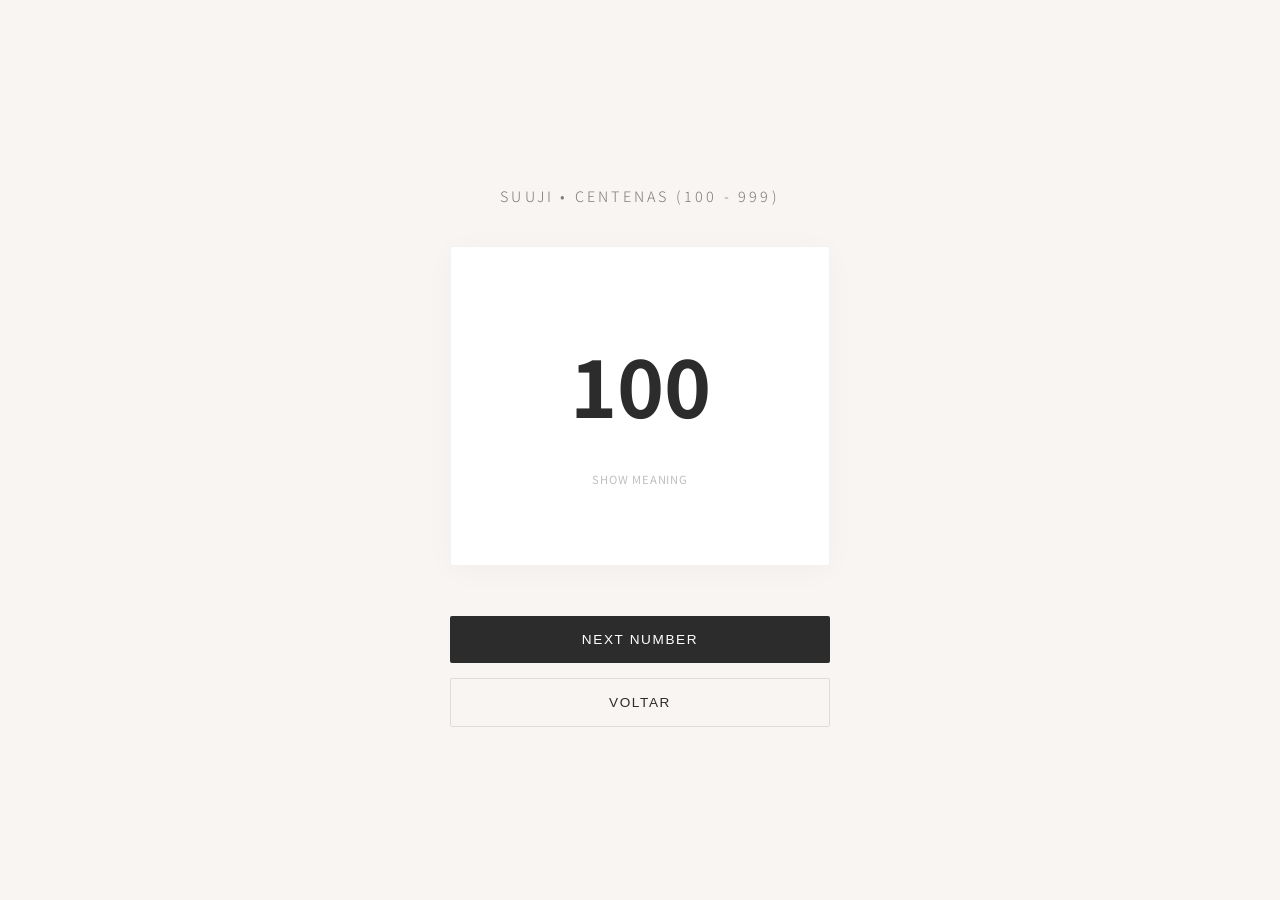
<file: unused/numeros-100-mais.html>
<!DOCTYPE html>
<html lang="pt-br">
<head>
    <meta charset="UTF-8">
    <meta name="viewport" content="width=device-width, initial-scale=1.0">
    <title>Suuji - Centenas</title>
    <style>
        @import url('https://fonts.googleapis.com/css2?family=Noto+Sans+JP:wght@300;500;700&family=Noto+Serif+JP:wght@900&display=swap');

        :root {
            --bg: #f8f5f2; 
            --ink: #2c2c2c; 
            --accent: #bc002d; 
            --card-bg: #ffffff;
        }

        body {
            background-color: var(--bg);
            color: var(--ink);
            display: flex;
            justify-content: center;
            align-items: center;
            min-height: 100vh;
            margin: 0;
            font-family: 'Noto Sans JP', sans-serif;
            -webkit-font-smoothing: antialiased;
        }

        .container { 
            text-align: center; 
            width: 100%; 
            max-width: 380px; 
            padding: 20px;
        }

        h2 { 
            font-weight: 300; 
            letter-spacing: 0.2rem; 
            text-transform: uppercase; 
            font-size: 0.9rem;
            margin-bottom: 40px;
            color: var(--ink);
            opacity: 0.6;
        }

        .flashcard-wrapper {
            perspective: 1200px;
            width: 100%;
            height: 320px;
            cursor: pointer;
        }

        .flashcard {
            position: relative;
            width: 100%;
            height: 100%;
            transition: transform 0.7s cubic-bezier(0.4, 0, 0.2, 1);
            transform-style: preserve-3d;
        }

        .flashcard.flipped { transform: rotateY(180deg); }

        .front, .back {
            position: absolute;
            width: 100%;
            height: 100%;
            backface-visibility: hidden;
            display: flex;
            flex-direction: column;
            justify-content: center;
            align-items: center;
            border-radius: 4px; 
            background: var(--card-bg);
            box-shadow: 0 4px 30px rgba(0,0,0,0.03);
            border: 1px solid rgba(0,0,0,0.05);
            padding: 10px;
            box-sizing: border-box;
        }

        .back { 
            transform: rotateY(180deg); 
            background-color: var(--card-bg);
        }

        #num-display { 
            font-family: 'Noto Sans JP', sans-serif;
            font-weight: 700;
            font-size: 5rem; 
            margin: 0; 
            color: var(--ink);
        }

        #txt-kanji { 
            font-family: 'Noto Serif JP', serif;
            font-size: 4.5rem; 
            color: var(--accent);
            line-height: 1.1;
            transition: font-size 0.3s;
        }

        #txt-romaji { 
            font-size: 1rem; 
            margin-top: 15px; 
            letter-spacing: 0.15rem;
            text-transform: uppercase;
            opacity: 0.5;
            text-align: center;
        }

        .nav-buttons { 
            margin-top: 50px; 
            display: flex;
            flex-direction: column;
            gap: 15px;
        }

        button {
            background-color: var(--ink);
            color: white;
            border: none;
            padding: 16px 32px;
            font-size: 0.85rem;
            letter-spacing: 0.1rem;
            text-transform: uppercase;
            cursor: pointer;
            transition: 0.3s;
            border-radius: 2px;
        }

        button:hover {
            opacity: 0.9;
            letter-spacing: 0.15rem;
        }

        .btn-secondary {
            background: transparent;
            color: var(--ink);
            border: 1px solid rgba(0,0,0,0.1);
        }

        small {
            font-size: 0.7rem;
            letter-spacing: 0.05rem;
            text-transform: uppercase;
            opacity: 0.3;
            margin-top: 30px;
        }
    </style>
</head>
<body>

    <div class="container">
        <h2>Suuji • Centenas (100 - 999)</h2>
        
        <div class="flashcard-wrapper" onclick="this.querySelector('.flashcard').classList.toggle('flipped')">
            <div class="flashcard" id="card">
                <div class="front">
                    <h1 id="num-display">100</h1>
                    <small>Show Meaning</small>
                </div>
                <div class="back">
                    <div id="txt-kanji">百</div>
                    <div id="txt-romaji">hyaku</div>
                    <small>Back</small>
                </div>
            </div>
        </div>
        
        <div class="nav-buttons">
            <button onclick="gerarNovoNumero()">Next Number</button>
            <button class="btn-secondary" onclick="window.history.back()">Voltar</button>
        </div>
    </div>

    <script>
        const kanjiNumeros = { 1: "一", 2: "二", 3: "三", 4: "四", 5: "五", 6: "六", 7: "七", 8: "八", 9: "九" };
        const romajiNumeros = { 1: "ichi", 2: "ni", 3: "san", 4: "yon", 5: "go", 6: "roku", 7: "nana", 8: "hachi", 9: "kyuu" };

        const centenasKanji = { 1: "百", 2: "二百", 3: "三百", 4: "四百", 5: "五百", 6: "六百", 7: "七百", 8: "八百", 9: "九百" };
        const centenasRomaji = { 1: "hyaku", 2: "ni-hyaku", 3: "san-byaku", 4: "yon-hyaku", 5: "go-hyaku", 6: "rop-pyaku", 7: "nana-hyaku", 8: "hap-pyaku", 9: "kyuu-hyaku" };

        // Lista pré-definida com 3 a 5 opções de cada centena
        const poolNumeros = [
            100, 105, 120, 150, 199,
            200, 210, 234, 250, 290,
            300, 305, 333, 350, 380,
            400, 415, 444, 450, 495,
            500, 505, 525, 550, 575,
            600, 610, 650, 666, 690,
            700, 707, 750, 777, 790,
            800, 808, 850, 888, 890,
            900, 911, 950, 990, 999
        ];

        let indexAtual = -1;

        // Embaralha a lista ao carregar a página
        poolNumeros.sort(() => Math.random() - 0.5);

        function converterParaJapones(n) {
            let centena = Math.floor(n / 100);
            let resto = n % 100;
            let dezenas = Math.floor(resto / 10);
            let unidades = resto % 10;

            let k = "";
            let r = "";

            // Centenas
            if (centena > 0) {
                k += centenasKanji[centena];
                r += centenasRomaji[centena];
            }

            let kResto = "";
            let rResto = "";

            // Dezenas
            if (dezenas > 0) {
                if (dezenas > 1) { 
                    kResto += kanjiNumeros[dezenas]; 
                    rResto += romajiNumeros[dezenas] + "-"; 
                }
                kResto += "十"; 
                rResto += "juu";
            }

            // Unidades
            if (unidades > 0) {
                kResto += kanjiNumeros[unidades];
                rResto += (rResto ? "-" : "") + romajiNumeros[unidades];
            }

            k += kResto;
            // Adiciona um espaço entre a centena e o resto, se houver resto
            if (rResto) {
                r += (r ? " " : "") + rResto;
            }

            return { kanji: k, romaji: r };
        }

        function gerarNovoNumero() {
            const card = document.getElementById('card');
            card.classList.remove('flipped');

            setTimeout(() => {
                indexAtual = (indexAtual + 1) % poolNumeros.length;
                const num = poolNumeros[indexAtual];
                const info = converterParaJapones(num);
                
                const txtKanji = document.getElementById('txt-kanji');
                
                // Diminui o tamanho da fonte se o Kanji for muito longo
                if(info.kanji.length >= 4) {
                    txtKanji.style.fontSize = "3rem";
                } else if(info.kanji.length === 3) {
                    txtKanji.style.fontSize = "3.8rem";
                } else {
                    txtKanji.style.fontSize = "4.5rem";
                }

                document.getElementById('num-display').innerText = num;
                txtKanji.innerText = info.kanji;
                document.getElementById('txt-romaji').innerText = info.romaji;
            }, 200);
        }

        gerarNovoNumero();
    </script>
</body>
</html>
</file>
<file: assets/style.css>
@import url('https://fonts.googleapis.com/css2?family=Noto+Sans+JP:wght@300;400;500;700&family=Noto+Serif+JP:wght@400;700;900&display=swap');

:root {
  --bg:        #f8f5f2;
  --ink:       #1a1a1a;
  --ink-soft:  #5c5c5c;
  --line:      #d9d4cc;
  --accent:    #bc002d;
  --card:      #ffffff;
  --ok:        #2e7d32;
  --err:       #bc002d;
}

* { box-sizing: border-box; }

html, body {
  margin: 0;
  padding: 0;
  background: var(--bg);
  color: var(--ink);
  font-family: 'Noto Sans JP', system-ui, sans-serif;
  font-weight: 300;
  -webkit-font-smoothing: antialiased;
}

a { color: inherit; text-decoration: none; }

/* ---------- HOME ---------- */
.home {
  min-height: 100vh;
  display: flex;
  flex-direction: column;
  justify-content: center;
  align-items: center;
  padding: 60px 24px;
  text-align: center;
  position: relative;
}

.mark {
  width: 14px;
  height: 14px;
  border-radius: 50%;
  background: var(--accent);
  margin-bottom: 36px;
  opacity: 0.9;
}

.brand {
  font-family: 'Noto Serif JP', serif;
  font-weight: 900;
  font-size: clamp(64px, 12vw, 128px);
  letter-spacing: 0.02em;
  line-height: 1;
  margin: 0 0 12px;
}

.brand-sub {
  font-family: 'Noto Sans JP', sans-serif;
  font-size: 13px;
  letter-spacing: 0.4em;
  text-transform: uppercase;
  color: var(--ink-soft);
  margin: 0 0 8px;
}

.tagline {
  font-size: 15px;
  color: var(--ink-soft);
  max-width: 460px;
  line-height: 1.7;
  margin: 0 0 56px;
}

.divider {
  width: 1px;
  height: 48px;
  background: var(--line);
  margin: 0 auto 48px;
}

.menu {
  display: flex;
  flex-direction: column;
  gap: 0;
  width: min(360px, 100%);
  border-top: 1px solid var(--line);
}

.menu a {
  display: flex;
  justify-content: space-between;
  align-items: center;
  padding: 22px 4px;
  border-bottom: 1px solid var(--line);
  font-size: 16px;
  letter-spacing: 0.05em;
  transition: padding 0.25s ease, color 0.25s ease;
}

.menu a:hover {
  padding-left: 12px;
  padding-right: 12px;
  color: var(--accent);
}

.menu a .jp {
  font-family: 'Noto Serif JP', serif;
  font-weight: 700;
  font-size: 22px;
}

.menu a .arrow {
  color: var(--line);
  transition: color 0.25s ease, transform 0.25s ease;
}

.menu a:hover .arrow {
  color: var(--accent);
  transform: translateX(4px);
}

.pix-section {
  text-align: center;
  margin-top: 8px;
  margin-bottom: 40px;
}

.pix-label {
  font-size: 13px;
  color: var(--ink-soft);
  margin: 0 0 20px;
  max-width: 320px;
  line-height: 1.6;
}

.pix-qr {
  display: block;
  width: 160px;
  height: 160px;
  margin: 0 auto 20px;
  image-rendering: crisp-edges;
}

.pix-key-wrap {
  display: flex;
  align-items: center;
  gap: 10px;
  justify-content: center;
  flex-wrap: wrap;
}

.pix-key {
  font-size: 11px;
  letter-spacing: 0.05em;
  color: var(--ink-soft);
  border: 1px solid var(--line);
  padding: 6px 12px;
  background: var(--card);
  user-select: all;
}

.pix-copy {
  background: transparent;
  border: 1px solid var(--line);
  color: var(--ink-soft);
  padding: 6px 14px;
  font-size: 11px;
  letter-spacing: 0.1em;
  font-family: inherit;
  cursor: pointer;
  text-transform: uppercase;
  transition: all 0.2s;
}

.pix-copy:hover {
  border-color: var(--accent);
  color: var(--accent);
}

.pix-copied {
  font-size: 12px;
  color: var(--ok);
  margin: 10px 0 0;
  height: 16px;
  letter-spacing: 0.1em;
}

.footer {
  text-align: center;
  font-size: 11px;
  letter-spacing: 0.3em;
  color: var(--ink-soft);
  text-transform: uppercase;
  margin-top: 0;
  padding-bottom: 32px;
}

/* ---------- TRAINER PAGES ---------- */
.page-wrap {
  min-height: 100vh;
  max-width: 880px;
  margin: 0 auto;
  padding: 40px 24px 80px;
}

.topbar {
  display: flex;
  justify-content: space-between;
  align-items: center;
  padding-bottom: 20px;
  border-bottom: 1px solid var(--line);
  margin-bottom: 40px;
}

.topbar .back {
  font-size: 13px;
  letter-spacing: 0.15em;
  color: var(--ink-soft);
  transition: color 0.2s;
}

.topbar .back:hover { color: var(--accent); }

.topbar .title {
  font-family: 'Noto Serif JP', serif;
  font-weight: 700;
  font-size: 18px;
  letter-spacing: 0.1em;
}

.topbar .title .jp {
  color: var(--accent);
  margin-right: 8px;
}

h2 {
  font-family: 'Noto Serif JP', serif;
  font-weight: 400;
  font-size: 22px;
  margin: 0 0 24px;
  text-align: center;
  color: var(--ink);
}

/* Selection table */
.selection-controls {
  display: flex;
  justify-content: center;
  gap: 12px;
  margin-bottom: 20px;
}

.btn-mini {
  background: transparent;
  border: 1px solid var(--line);
  color: var(--ink-soft);
  padding: 8px 16px;
  font-size: 12px;
  letter-spacing: 0.1em;
  font-family: inherit;
  cursor: pointer;
  transition: all 0.2s;
  text-transform: uppercase;
}

.btn-mini:hover {
  border-color: var(--accent);
  color: var(--accent);
}

.kana-table {
  margin: 0 auto 32px;
  border-collapse: collapse;
  background: var(--card);
}

.kana-table th, .kana-table td {
  border: 1px solid var(--line);
  padding: 6px 4px;
  text-align: center;
  min-width: 56px;
  font-size: 14px;
}

.kana-table th {
  background: var(--bg);
  font-weight: 500;
  color: var(--ink-soft);
  font-size: 11px;
  letter-spacing: 0.15em;
}

.kana-table td label {
  display: flex;
  flex-direction: column;
  align-items: center;
  gap: 4px;
  cursor: pointer;
  padding: 6px 2px;
  font-family: 'Noto Serif JP', serif;
  font-size: 22px;
  transition: background 0.15s;
}

.kana-table td label:hover { background: var(--bg); }

.kana-table input[type="checkbox"] {
  accent-color: var(--accent);
  cursor: pointer;
}

.center { text-align: center; }

.btn-primary {
  background: var(--ink);
  color: var(--bg);
  border: none;
  padding: 14px 36px;
  font-size: 13px;
  letter-spacing: 0.25em;
  text-transform: uppercase;
  font-family: inherit;
  cursor: pointer;
  transition: background 0.2s, transform 0.1s;
}

.btn-primary:hover { background: var(--accent); }
.btn-primary:active { transform: translateY(1px); }

/* Trainer */
.trainer { display: none; margin-top: 48px; }
.trainer.active { display: block; }

.kana-display {
  font-family: 'Noto Serif JP', serif;
  font-weight: 700;
  font-size: clamp(140px, 22vw, 220px);
  text-align: center;
  line-height: 1;
  margin: 24px 0 32px;
  color: var(--ink);
  user-select: none;
}

.answer-input {
  display: block;
  width: 240px;
  margin: 0 auto;
  padding: 12px 16px;
  text-align: center;
  font-size: 18px;
  font-family: inherit;
  background: transparent;
  border: none;
  border-bottom: 1px solid var(--line);
  color: var(--ink);
  outline: none;
  transition: border-color 0.2s;
}

.answer-input:focus { border-bottom-color: var(--accent); }

.feedback {
  text-align: center;
  font-size: 14px;
  letter-spacing: 0.1em;
  margin-top: 20px;
  height: 22px;
  color: var(--ink-soft);
}

.feedback.ok  { color: var(--ok); }
.feedback.err { color: var(--err); }

.hr-thin {
  border: none;
  border-top: 1px solid var(--line);
  margin: 32px 0;
}

/* Stats panel */
.stats-panel {
  position: fixed;
  right: 24px;
  top: 50%;
  transform: translateY(-50%);
  width: 140px;
  padding: 16px 12px;
  background: var(--card);
  border: 1px solid var(--line);
  border-left: 3px solid var(--accent);
  text-align: center;
  display: none;
  z-index: 100;
}

.stats-panel.active { display: block; }

.stats-label {
  font-size: 10px;
  letter-spacing: 0.25em;
  text-transform: uppercase;
  color: var(--ink-soft);
  margin-bottom: 4px;
}

.stats-count {
  font-family: 'Noto Serif JP', serif;
  font-size: 36px;
  font-weight: 700;
  color: var(--accent);
  display: block;
  line-height: 1;
  margin-bottom: 12px;
}

.stats-list {
  font-family: 'Noto Serif JP', serif;
  font-size: 18px;
  color: var(--ink);
  word-wrap: break-word;
  line-height: 1.5;
  border-top: 1px solid var(--line);
  padding-top: 10px;
  min-height: 24px;
}

@media (max-width: 720px) {
  .stats-panel {
    position: static;
    transform: none;
    width: auto;
    margin: 24px auto 0;
    max-width: 360px;
  }
  .kana-table th, .kana-table td { min-width: 44px; padding: 4px 2px; }
  .kana-table td label { font-size: 18px; }
}
</file>
